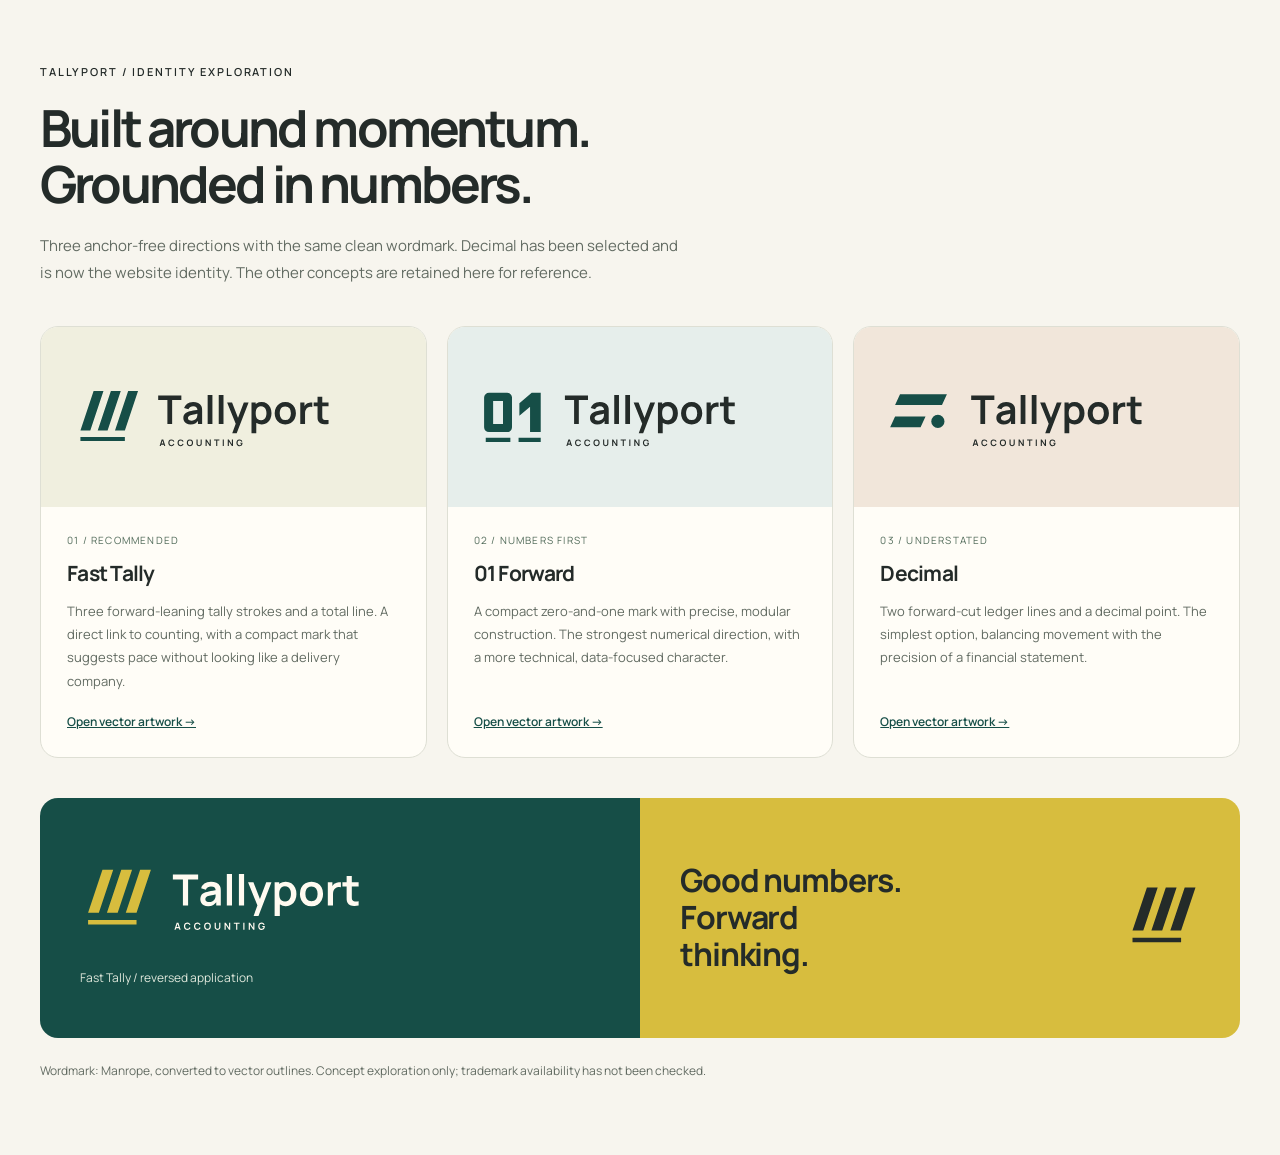
<file: logo-options.html>
<!DOCTYPE html>
<html lang="en-GB">
<head>
  <meta charset="UTF-8">
  <meta name="viewport" content="width=device-width, initial-scale=1">
  <meta name="robots" content="noindex, nofollow">
  <title>Tallyport | Logo Directions</title>
  <link rel="preconnect" href="https://fonts.googleapis.com">
  <link rel="preconnect" href="https://fonts.gstatic.com" crossorigin>
  <link href="https://fonts.googleapis.com/css2?family=Manrope:wght@400;500;600;700&display=swap" rel="stylesheet">
  <style>
    * { box-sizing: border-box; }
    body { margin: 0; background: #f7f5ee; color: #242b29; font-family: 'Manrope',sans-serif; }
    main { max-width: 1300px; margin: auto; padding: 64px 40px; }
    .eyebrow { font-size: 11px; letter-spacing: .17em; text-transform: uppercase; font-weight: 600; }
    h1 { font-size: clamp(32px,4vw,54px); line-height: 1.1; letter-spacing: -.055em; max-width: 800px; margin: 20px 0; }
    .intro { max-width: 640px; color: #626b62; line-height: 1.8; font-size: 15px; }
    .options { display: grid; grid-template-columns: repeat(3,minmax(0,1fr)); gap: 20px; margin: 40px 0; }
    .option { border: 1px solid #dedfd4; border-radius: 18px; overflow: hidden; background: #fffdf7; }
    .logo { display: flex; align-items: center; min-height: 180px; padding: 32px; background: #f0efdf; }
    .logo img { width: 100%; height: auto; }
    .option:nth-child(2) .logo { background: #e6eeeb; }
    .option:nth-child(3) .logo { background: #f1e6da; }
    .copy { padding: 26px; }
    .tag { color: #506a59; font-size: 10px; letter-spacing: .12em; text-transform: uppercase; }
    h2 { font-size: 21px; letter-spacing: -.035em; margin: 12px 0; }
    .copy p { font-size: 13px; line-height: 1.8; color: #626b62; min-height: 96px; }
    .copy a { color: #164e47; font-size: 12px; font-weight: 600; }
    .application { display: grid; grid-template-columns: 1fr 1fr; min-height: 240px; overflow: hidden; border-radius: 18px; }
    .dark { background: #164e47; padding: 40px; display: grid; align-content: center; gap: 24px; }
    .dark img { width: min(100%,350px); }
    .dark p { color: #e0e8dc; font-size: 12px; margin: 0; }
    .light { background: #d7bd3e; padding: 40px; display: flex; justify-content: space-between; gap: 24px; align-items: center; }
    .light h2 { font-size: 32px; max-width: 250px; line-height: 1.15; }
    .mark { width: 72px; height: 72px; flex-shrink: 0; }
    .foot { margin-top: 24px; font-size: 12px; color: #626b62; }
    @media(max-width: 750px) { main { padding: 36px 20px; } .options,.application { grid-template-columns: 1fr; } .copy p { min-height: 0; } .logo { min-height: 160px; } .dark,.light { padding: 28px; } }
  </style>
</head>
<body>
<main>
  <div class="eyebrow">Tallyport / identity exploration</div>
  <h1>Built around momentum.<br>Grounded in numbers.</h1>
  <p class="intro">Three anchor-free directions with the same clean wordmark. Decimal has been selected and is now the website identity. The other concepts are retained here for reference.</p>
  <div class="options">
    <article class="option"><div class="logo"><img src="./assets/branding/concepts/fast-tally.svg" alt="Fast Tally logo: three forward-leaning tally strokes above a total line"></div><div class="copy"><div class="tag">01 / Recommended</div><h2>Fast Tally</h2><p>Three forward-leaning tally strokes and a total line. A direct link to counting, with a compact mark that suggests pace without looking like a delivery company.</p><a href="./assets/branding/concepts/fast-tally.svg">Open vector artwork &rarr;</a></div></article>
    <article class="option"><div class="logo"><img src="./assets/branding/concepts/01-forward.svg" alt="01 Forward logo: bold modular zero and one numerals"></div><div class="copy"><div class="tag">02 / Numbers first</div><h2>01 Forward</h2><p>A compact zero-and-one mark with precise, modular construction. The strongest numerical direction, with a more technical, data-focused character.</p><a href="./assets/branding/concepts/01-forward.svg">Open vector artwork &rarr;</a></div></article>
    <article class="option"><div class="logo"><img src="./assets/branding/concepts/decimal.svg" alt="Decimal logo: two fast horizontal strokes and a decimal point"></div><div class="copy"><div class="tag">03 / Understated</div><h2>Decimal</h2><p>Two forward-cut ledger lines and a decimal point. The simplest option, balancing movement with the precision of a financial statement.</p><a href="./assets/branding/concepts/decimal.svg">Open vector artwork &rarr;</a></div></article>
  </div>
  <div class="application">
    <div class="dark"><img src="./assets/branding/concepts/fast-tally-reverse.svg" alt="Recommended Tallyport logo in cream and mustard on deep teal"><p>Fast Tally / reversed application</p></div>
    <div class="light"><h2>Good numbers.<br>Forward thinking.</h2><svg class="mark" viewBox="0 0 80 80" aria-hidden="true" fill="#242b29"><path d="M21 6h12L17 54H5z M42 6h12L38 54H26z M63 6h12L59 54H47z M5 62h54v5H5z"/></svg></div>
  </div>
  <p class="foot">Wordmark: Manrope, converted to vector outlines. Concept exploration only; trademark availability has not been checked.</p>
</main>
</body>
</html>
</file>
